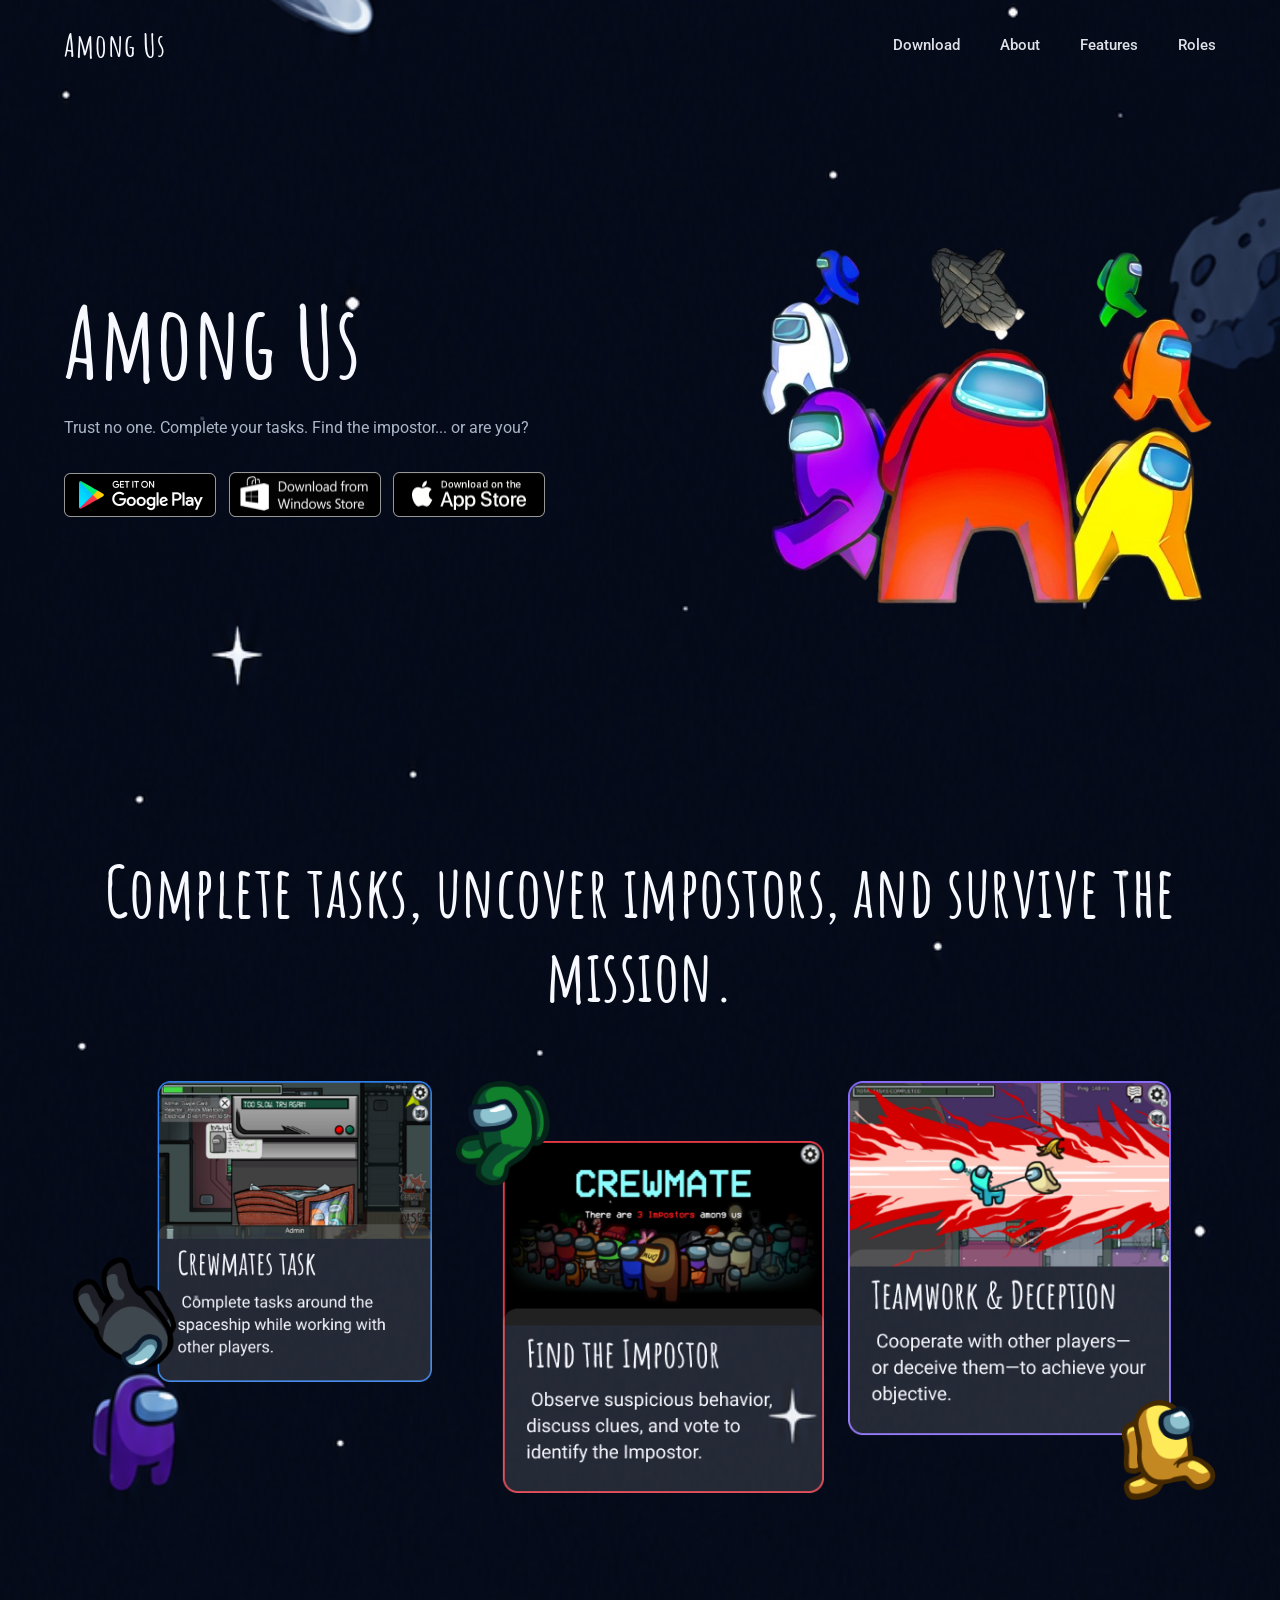
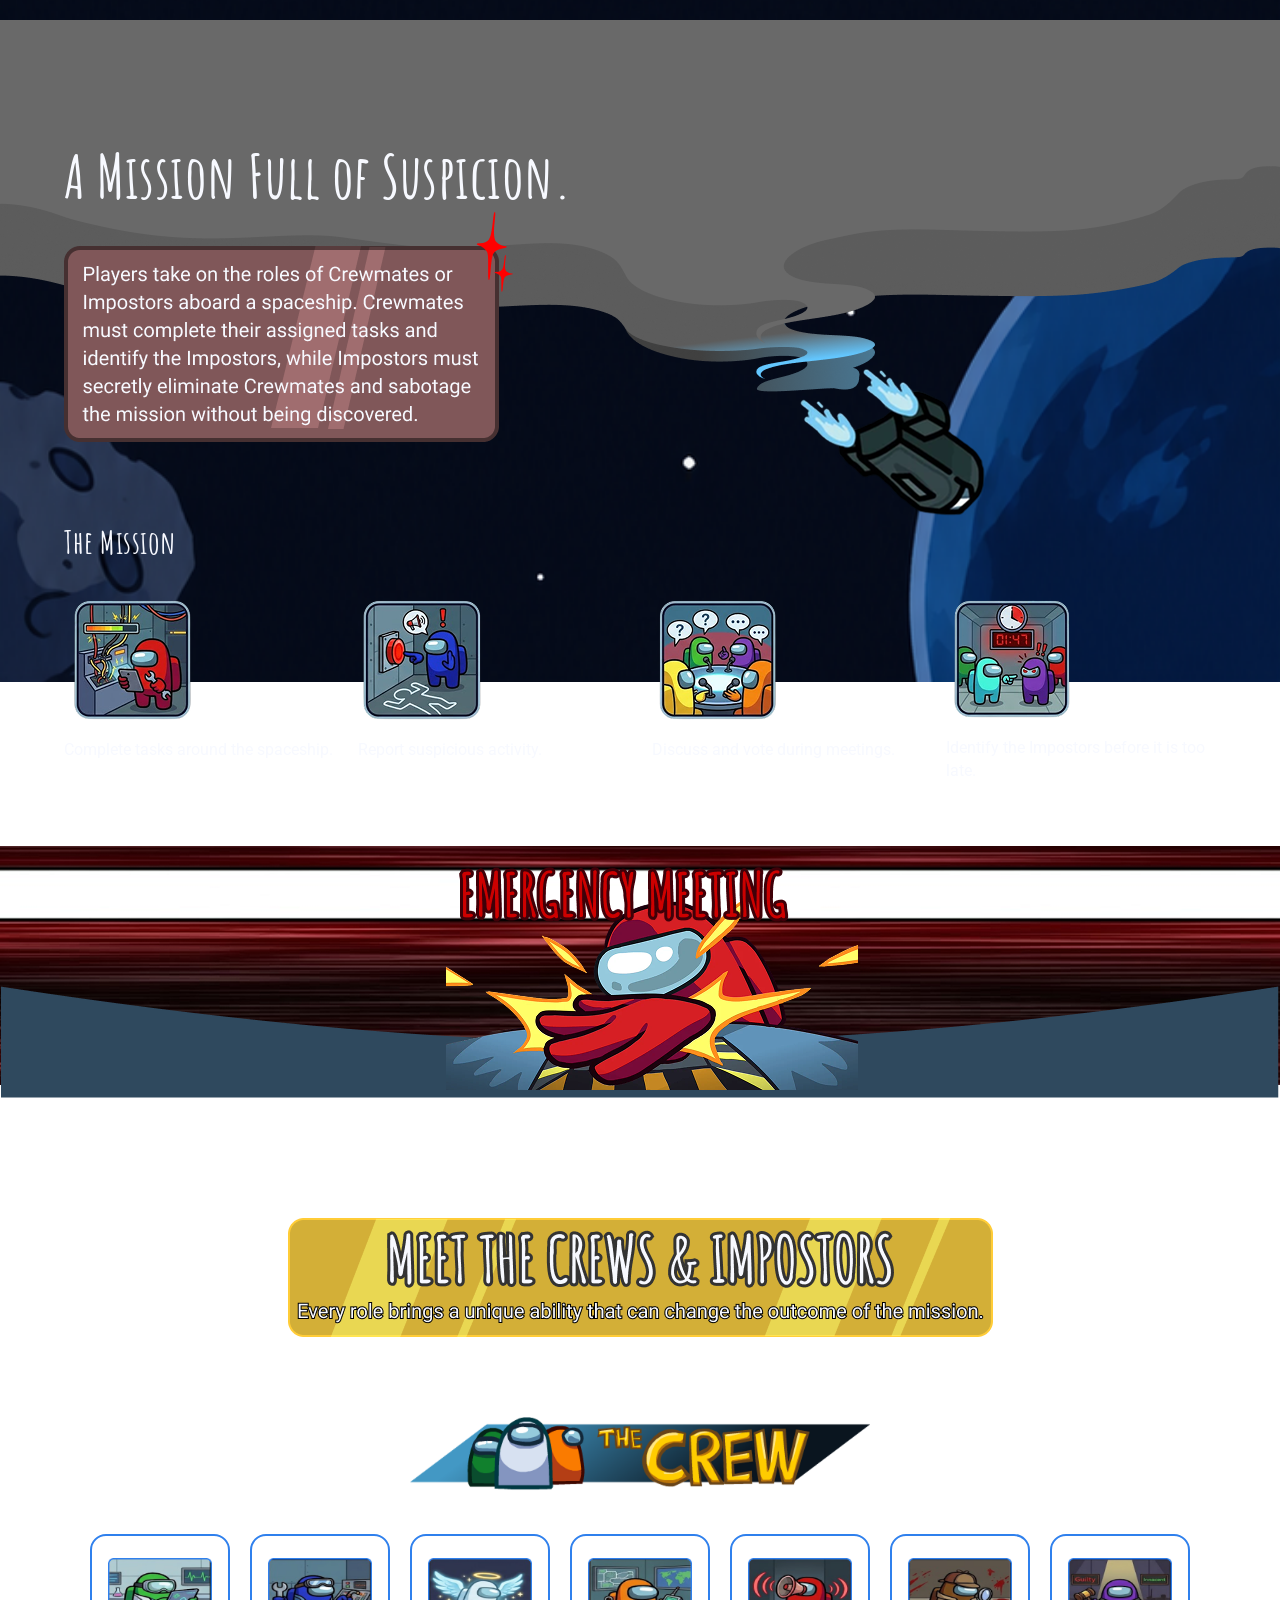
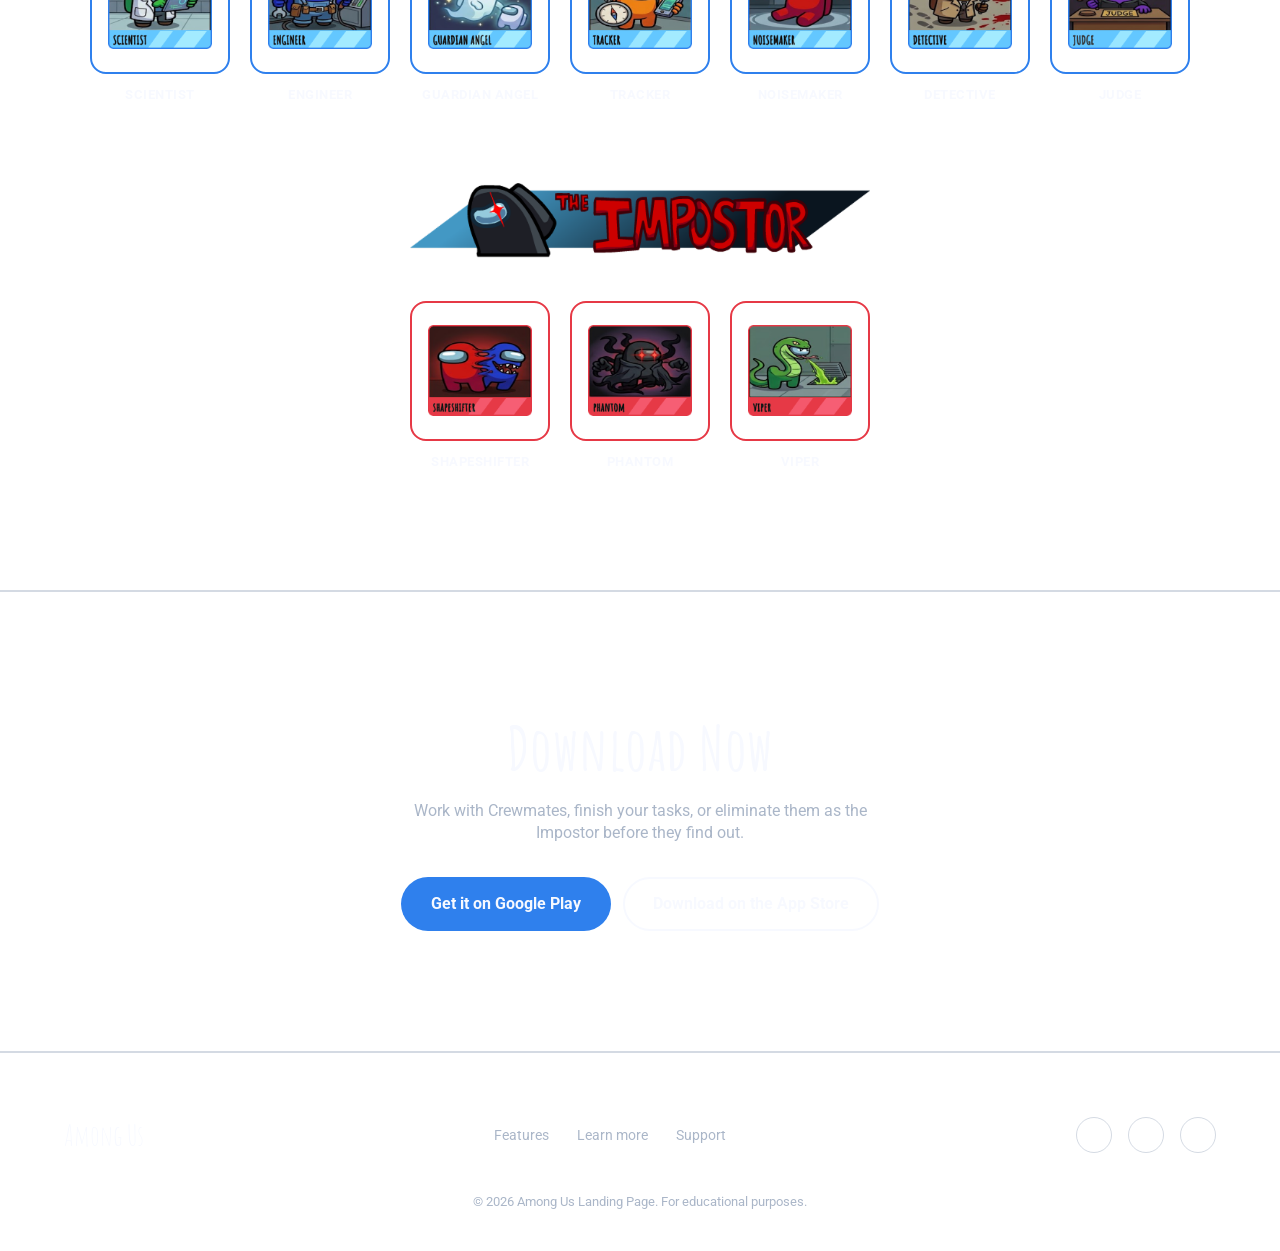
<file: index.html>
<!DOCTYPE html>
<html lang="en">
<head>
  <meta charset="UTF-8">
  <meta name="viewport" content="width=device-width, initial-scale=1.0">
  <title>Among Us</title>
  <link rel="stylesheet" href="css/style.css">
</head>
<body>

  <!-- HEADER / NAV -->
  <header>
    <div class="logo">
      <a href="/">Among Us</a>
    </div>
    <nav>
      <ul class="nav-links">
        <li><a href="#download">Download</a></li>
        <li><a href="#about">About</a></li>
        <li><a href="#features">Features</a></li>
        <li><a href="#roles">Roles</a></li>
      </ul>
    </nav>
  </header>

  <main>

    <!-- HERO SECTION -->
    <section id="hero" class="section">
      <div class="hero-text">
        <h1>Among Us</h1>
        <p class="tagline">Trust no one. Complete your tasks. Find the impostor... or are you?</p>
        <div class="download-buttons">
          <img src="assets/Google Play.png" alt="Google Play">
          <img src="assets/Window Store.png" alt="Window Store">
          <img src="assets/App Store.png" alt="App Store">
        </div>
      </div>
      <div class="hero-image">
        <img src="assets/hero-amogus-photo.png" alt="Among Us crewmates illustration">
      </div>
    </section>

    <!-- FEATURES SECTION -->
    <section id="features" class="section">
      <div class="section-inner">
        <h2>Complete tasks, uncover impostors, and survive the mission.</h2>
        <div class="feature-cards">
          <article class="feature-card card">
                <img src="assets/CREWMATES TASK.png" alt="Crewmates Task">
          </article>

          <article class="feature-card card">
                <img src="assets/FIND THE IMPOSTOR.png" alt="Find the Impostor">
          </article>

          <article class="feature-card card">
                <img src="assets/TEAMWORK & DECEPTION.png" alt="Teamwork and Deception">
          </article>
        </div>
      </div>
    </section>

    <!-- MISSION SECTION -->
    <section id="mission" class="section">
            <img class="mission-rocket" src="assets/Rocket.png" alt="Rocket flying through space">
      <div class="section-inner">
        <h2>A Mission Full of Suspicion.</h2>
        <img src="assets/lore card.png" alt="lore card">

        <h3>The Mission</h3>
        <ul class="mission-steps">
          <li>
            <img src="assets/Complete Task.png" alt="Complete Task">
            <p>Complete tasks around the spaceship.</p>
          </li>
          <li>
            <img src="assets/Report Suspicious Activity.png" alt="Report Suspicious Activity">            <p>Report suspicious activity.</p>
          </li>
          <li>
            <img src="assets/Discuss and Vote.png" alt="Discuss and Vote">
            <p>Discuss and vote during meetings.</p>
          </li>
          <li>
            <img src="assets/Identify the Impostor.png" alt="Identify the Impostor">
            <p>Identify the Impostors before it is too late.</p>
          </li>
        </ul>
      </div>
    </section>

    <!-- EMERGENCY MEETING BANNER -->
    <section id="emergency-meeting">
    <img class="meeting-icon" src="assets/Emergency Meeting.png" alt="Emergency Meeting">
    </section>

    <!-- ROLES SECTION -->
    <section id="roles" class="section">
      <div class="roles-heading">
        <img src="assets/media gallegy header.png" alt="Meet the Crews & Impostor">
      </div>

      <div class="crew-roles">
        <img src="assets/steam_AboutCrew-copy-e1629741065184.png.png" alt="The Crews" class="banner-img">
        <ul class="role-cards">
          <li class="role-card">
            <div class="role-photo">
              <img src="assets/Scientist.png" alt="Scientist">
            </div>
            <div class="role-label"><span>Scientist</span></div>
          </li>
          <li class="role-card">
            <div class="role-photo">
              <img src="assets/Engineer.png" alt="Engineer">
            </div>
            <div class="role-label"><span>Engineer</span></div>
          </li>
          <li class="role-card">
            <div class="role-photo">
              <img src="assets/Guardian angel.png" alt="Tracker">
            </div>
            <div class="role-label"><span>Guardian Angel</span></div>
          </li>
          <li class="role-card">
            <div class="role-photo">
              <img src="assets/tracker.png" alt="Tracker">
            </div>
            <div class="role-label"><span>Tracker</span></div>
          </li>
          <li class="role-card">
            <div class="role-photo">
              <img src="assets/noisemaker.png" alt="Noisemaker">
            </div>
            <div class="role-label"><span>Noisemaker</span></div>
          </li>
          <li class="role-card">
            <div class="role-photo">
              <img src="assets/detective.png" alt="Detective">
            </div>
            <div class="role-label"><span>Detective</span></div>
          </li>
          <li class="role-card">
            <div class="role-photo">
              <img src="assets/judg.png" alt="Judge">
            </div>
            <div class="role-label"><span>Judge</span></div>
          </li>
        </ul>
      </div>

      <div class="impostor-roles">
        <img src="assets/steam_AboutImpostor-copy-e1629741082923.png.png" alt="The Impostor" class="banner-img">
        <ul class="role-cards">
          <li class="role-card impostor">
            <div class="role-photo">
              <img src="assets/shapeshifter.png" alt="Shapeshifter">
            </div>
            <div class="role-label"><span>Shapeshifter</span></div>
          </li>
          <li class="role-card impostor">
            <div class="role-photo">
              <img src="assets/phantom.png" alt="Phantom">
            </div>
            <div class="role-label"><span>Phantom</span></div>
          </li>
          <li class="role-card impostor">
            <div class="role-photo">
              <img src="assets/viper.png" alt="Viper">
            </div>
            <div class="role-label"><span>Viper</span></div>
          </li>
        </ul>
      </div>
    </section>

    <!-- DOWNLOAD CTA SECTION -->
    <section id="download" class="section">
      <h2>Download Now</h2>
      <p>Work with Crewmates, finish your tasks, or eliminate them as the Impostor before they find out.</p>
      <div class="download-buttons">
        <a href="#" class="btn btn-cta">Get it on Google Play</a>
        <a href="#" class="btn btn-secondary">Download on the App Store</a>
      </div>
    </section>

  </main>

  <!-- FOOTER -->
  <footer id="support">
    <div class="footer-logo">Among Us</div>
    <ul class="footer-links">
      <li><a href="#features">Features</a></li>
      <li><a href="#mission">Learn more</a></li>
      <li><a href="#support">Support</a></li>
    </ul>
    <ul class="social-links">
      <li><a href="#"><img src="assets/Instagram.png" alt="Instagram"></a></li>
      <li><a href="#"><img src="assets/FB.png" alt="FB"></a></li>
      <li><a href="#"><img src="assets/X.png" alt="X"></a></li>
    </ul>
    <p class="footer-copy">&copy; 2026 Among Us Landing Page. For educational purposes.</p>
  </footer>

</body>
</html>
</file>
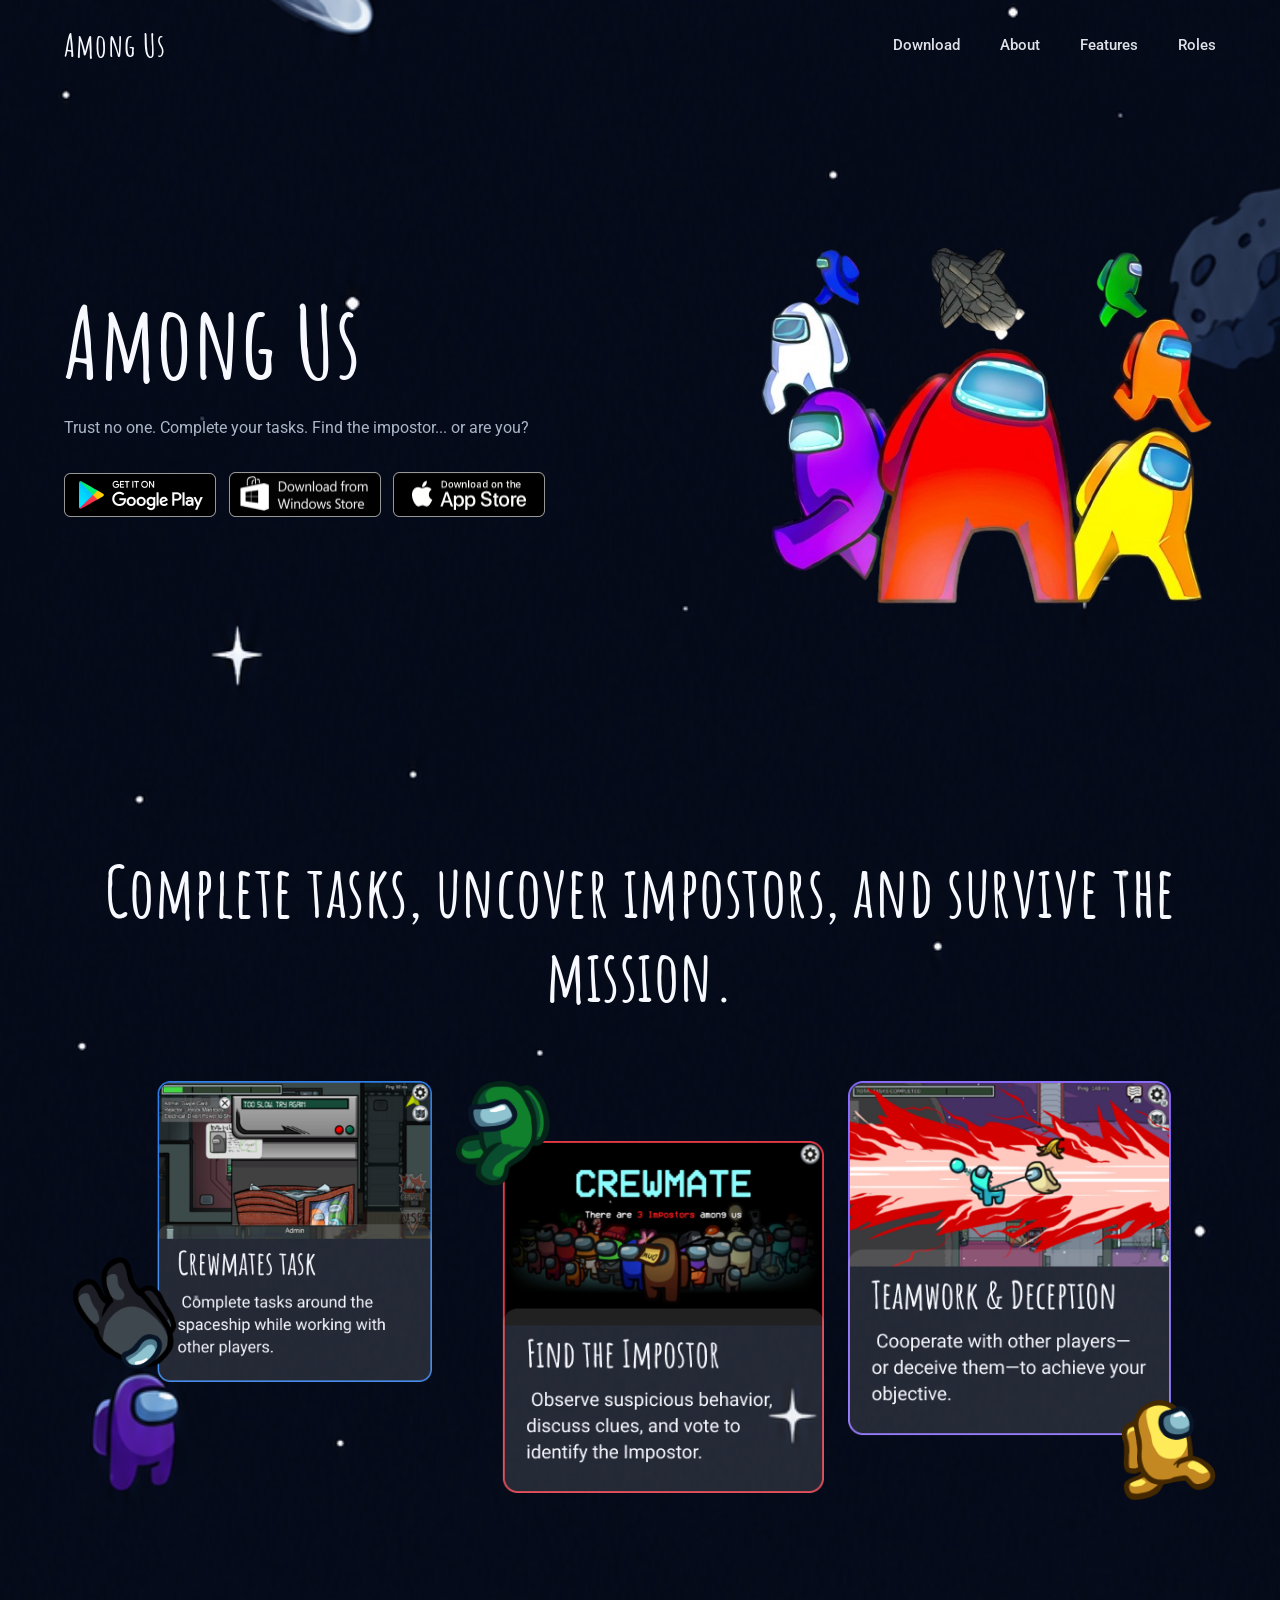
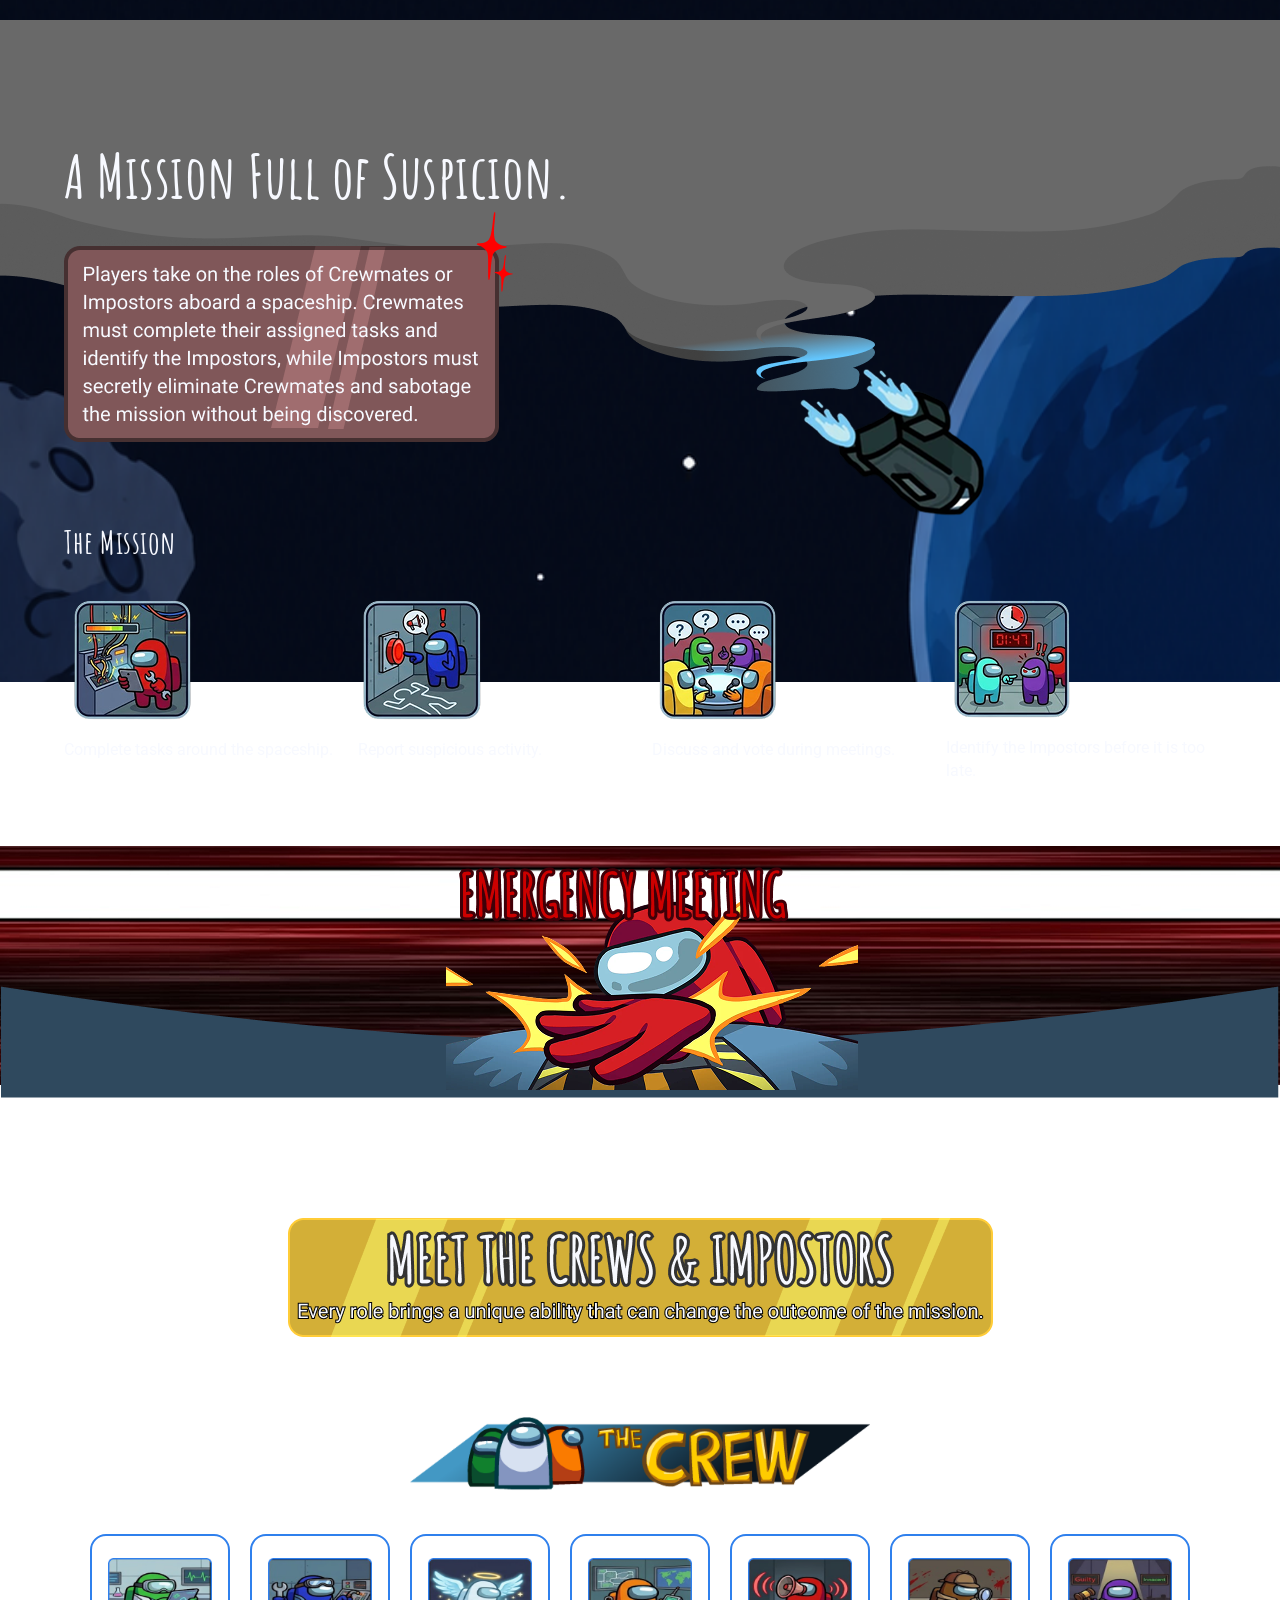
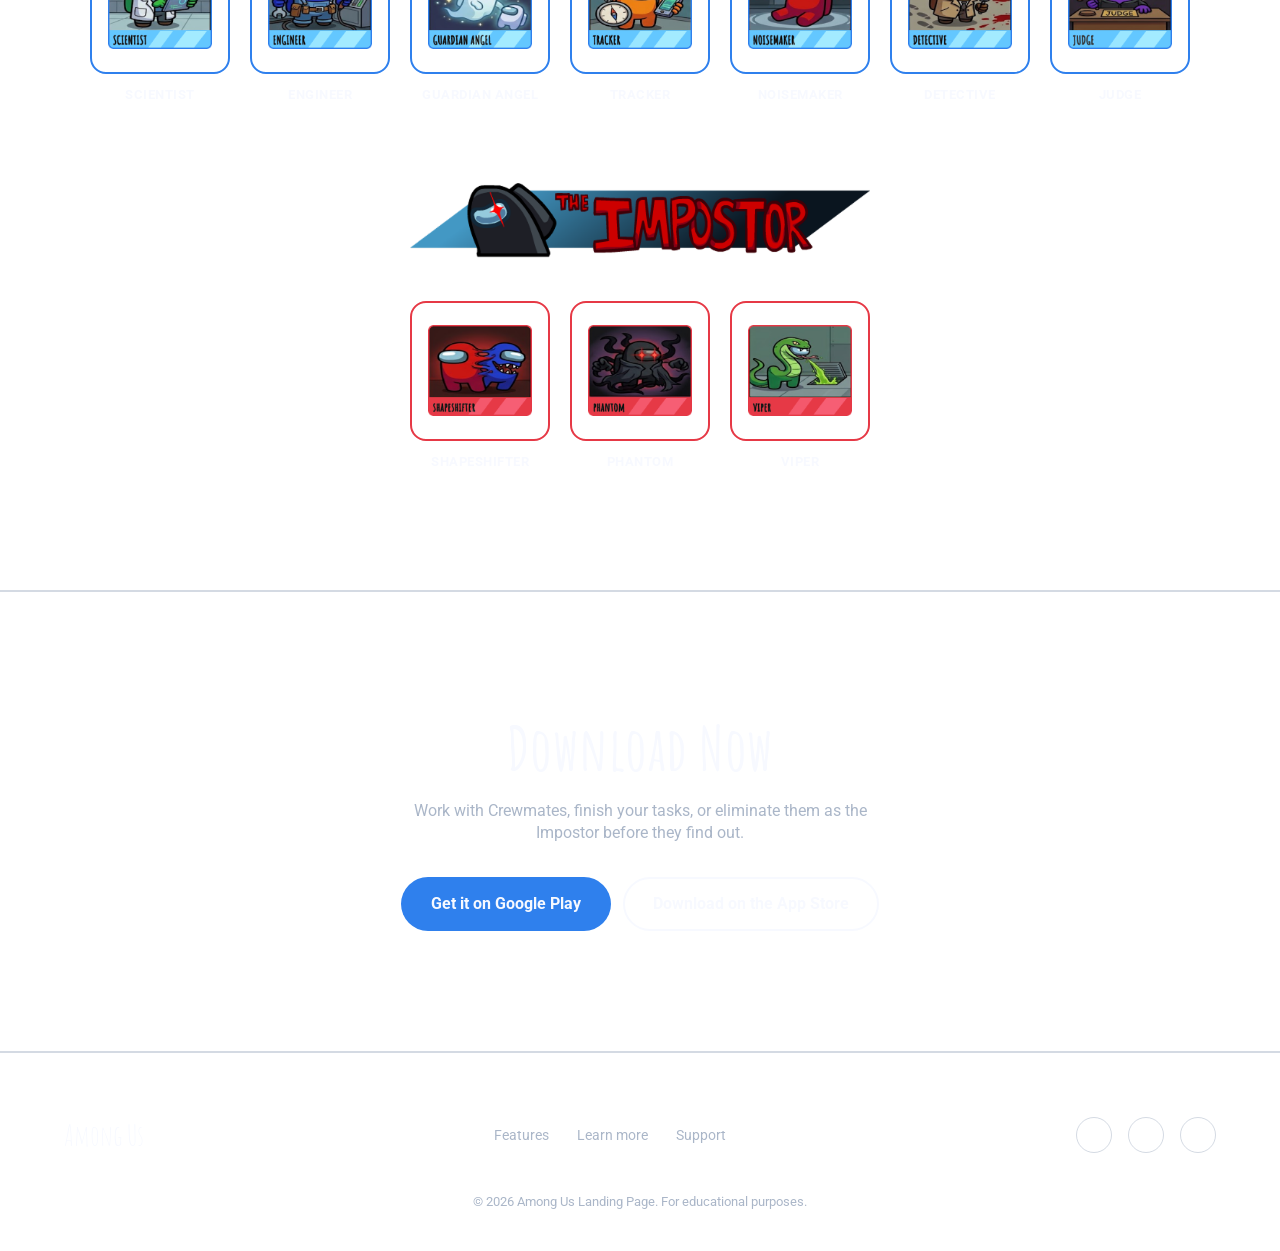
<file: gamepage.html>
<!DOCTYPE html>
<html lang="en">
<head>
  <meta charset="UTF-8">
  <meta name="viewport" content="width=device-width, initial-scale=1.0">
  <title>Among Us</title>
  <link rel="stylesheet" href="style.css">
</head>
<body>

  <!-- HEADER / NAV -->
  <header>
    <div class="logo">
      <a href="/">Among Us</a>
    </div>
    <nav>
      <ul class="nav-links">
        <li><a href="#download">Download</a></li>
        <li><a href="#about">About</a></li>
        <li><a href="#features">Features</a></li>
        <li><a href="#roles">Roles</a></li>
      </ul>
    </nav>
  </header>

  <main>

    <!-- HERO SECTION -->
    <section id="hero" class="section">
      <div class="hero-text">
        <h1>Among Us</h1>
        <p class="tagline">Trust no one. Complete your tasks. Find the impostor... or are you?</p>
        <div class="download-buttons">
          <img src="assets/Google Play.png" alt="Google Play">
          <img src="assets/Window Store.png" alt="Window Store">
          <img src="assets/App Store.png" alt="App Store">
        </div>
      </div>
      <div class="hero-image">
        <img src="assets/hero-amogus-photo.png" alt="Among Us crewmates illustration">
      </div>
    </section>

    <!-- FEATURES SECTION -->
    <section id="features" class="section">
      <div class="section-inner">
        <h2>Complete tasks, uncover impostors, and survive the mission.</h2>
        <div class="feature-cards">
          <article class="feature-card card">
                <img src="assets/CREWMATES TASK.png" alt="Crewmates Task">
          </article>

          <article class="feature-card card">
                <img src="assets/FIND THE IMPOSTOR.png" alt="Find the Impostor">
          </article>

          <article class="feature-card card">
                <img src="assets/TEAMWORK & DECEPTION.png" alt="Teamwork and Deception">
          </article>
        </div>
      </div>
    </section>

    <!-- MISSION SECTION -->
    <section id="mission" class="section">
            <img class="mission-rocket" src="assets/Rocket.png" alt="Rocket flying through space">
      <div class="section-inner">
        <h2>A Mission Full of Suspicion.</h2>
        <img src="assets/lore card.png" alt="lore card">

        <h3>The Mission</h3>
        <ul class="mission-steps">
          <li>
            <img src="assets/Complete Task.png" alt="Complete Task">
            <p>Complete tasks around the spaceship.</p>
          </li>
          <li>
            <img src="assets/Report Suspicious Activity.png" alt="Report Suspicious Activity">            <p>Report suspicious activity.</p>
          </li>
          <li>
            <img src="assets/Discuss and Vote.png" alt="Discuss and Vote">
            <p>Discuss and vote during meetings.</p>
          </li>
          <li>
            <img src="assets/Identify the Impostor.png" alt="Identify the Impostor">
            <p>Identify the Impostors before it is too late.</p>
          </li>
        </ul>
      </div>
    </section>

    <!-- EMERGENCY MEETING BANNER -->
    <section id="emergency-meeting">
    <img class="meeting-icon" src="assets/Emergency Meeting.png" alt="Emergency Meeting">
    </section>

    <!-- ROLES SECTION -->
    <section id="roles" class="section">
      <div class="roles-heading">
        <img src="assets/media gallegy header.png" alt="Meet the Crews & Impostor">
      </div>

      <div class="crew-roles">
        <img src="assets/steam_AboutCrew-copy-e1629741065184.png.png" alt="The Crews" class="banner-img">
        <ul class="role-cards">
          <li class="role-card">
            <div class="role-photo">
              <img src="assets/Scientist.png" alt="Scientist">
            </div>
            <div class="role-label"><span>Scientist</span></div>
          </li>
          <li class="role-card">
            <div class="role-photo">
              <img src="assets/Engineer.png" alt="Engineer">
            </div>
            <div class="role-label"><span>Engineer</span></div>
          </li>
          <li class="role-card">
            <div class="role-photo">
              <img src="assets/Guardian angel.png" alt="Tracker">
            </div>
            <div class="role-label"><span>Guardian Angel</span></div>
          </li>
          <li class="role-card">
            <div class="role-photo">
              <img src="assets/tracker.png" alt="Tracker">
            </div>
            <div class="role-label"><span>Tracker</span></div>
          </li>
          <li class="role-card">
            <div class="role-photo">
              <img src="assets/noisemaker.png" alt="Noisemaker">
            </div>
            <div class="role-label"><span>Noisemaker</span></div>
          </li>
          <li class="role-card">
            <div class="role-photo">
              <img src="assets/detective.png" alt="Detective">
            </div>
            <div class="role-label"><span>Detective</span></div>
          </li>
          <li class="role-card">
            <div class="role-photo">
              <img src="assets/judg.png" alt="Judge">
            </div>
            <div class="role-label"><span>Judge</span></div>
          </li>
        </ul>
      </div>

      <div class="impostor-roles">
        <img src="assets/steam_AboutImpostor-copy-e1629741082923.png.png" alt="The Impostor" class="banner-img">
        <ul class="role-cards">
          <li class="role-card impostor">
            <div class="role-photo">
              <img src="assets/shapeshifter.png" alt="Shapeshifter">
            </div>
            <div class="role-label"><span>Shapeshifter</span></div>
          </li>
          <li class="role-card impostor">
            <div class="role-photo">
              <img src="assets/phantom.png" alt="Phantom">
            </div>
            <div class="role-label"><span>Phantom</span></div>
          </li>
          <li class="role-card impostor">
            <div class="role-photo">
              <img src="assets/viper.png" alt="Viper">
            </div>
            <div class="role-label"><span>Viper</span></div>
          </li>
        </ul>
      </div>
    </section>

    <!-- DOWNLOAD CTA SECTION -->
    <section id="download" class="section">
      <h2>Download Now</h2>
      <p>Work with Crewmates, finish your tasks, or eliminate them as the Impostor before they find out.</p>
      <div class="download-buttons">
        <a href="#" class="btn btn-cta">Get it on Google Play</a>
        <a href="#" class="btn btn-secondary">Download on the App Store</a>
      </div>
    </section>

  </main>

  <!-- FOOTER -->
  <footer id="support">
    <div class="footer-logo">Among Us</div>
    <ul class="footer-links">
      <li><a href="#features">Features</a></li>
      <li><a href="#mission">Learn more</a></li>
      <li><a href="#support">Support</a></li>
    </ul>
    <ul class="social-links">
      <li><a href="#"><img src="assets/Instagram.png" alt="Instagram"></a></li>
      <li><a href="#"><img src="assets/FB.png" alt="FB"></a></li>
      <li><a href="#"><img src="assets/X.png" alt="X"></a></li>
    </ul>
    <p class="footer-copy">&copy; 2026 Among Us Landing Page. For educational purposes.</p>
  </footer>

</body>
</html>
</file>
<file: css/style.css>
/* AMONG US — LANDING PAGE TEMPLATE */

@import url('https://fonts.googleapis.com/css2?family=Amatic+SC:wght@400;700&family=Roboto:wght@400;500;700&display=swap');

/* Design tokens */
:root{
  --surface:        #0B1428;
  --card-bg:        rgba(255,255,255,0.15);
  --text-primary:   #F7F9FF;
  --text-secondary: #AAB6C8;
  --impostor:       #E63946;
  --cosmic:         #8B6CFF;
  --highlight:      #63C7FF;

  --border-blue:    #2F80ED;
  --border-white:   rgba(170,182,200,0.5);
  --border-w:       2px;

  --radius-card:    16px;
  --radius-pill:    999px;

  --pad-y: 120px;
  --pad-x: 64px;

  --font-display: 'Amatic SC', cursive;
  --font-body:    'Roboto', sans-serif;
}

@media (max-width: 768px){
  :root{
    --pad-y: 72px;
    --pad-x: 24px;
  }
}

/* Reset */
*, *::before, *::after{ box-sizing: border-box; }
html{ scroll-behavior: smooth; }
body{
  margin: 0;
  background-image: url('../assets/whole-background.png');
  background-size: cover;
  background-position: center;
  background-repeat: no-repeat;
  background-attachment: fixed;
  color: var(--text-primary);
  font-family: var(--font-body);
  overflow-x: hidden;
}
img{ max-width: 100%; display: block; }
ul{ list-style: none; margin: 0; padding: 0; }
a{ color: inherit; text-decoration: none; }

/* Type scale */
h1, h2, h3{
  font-family: var(--font-display);
  font-weight: 700;
  line-height: 1.2;
  margin: 0;
  letter-spacing: .5px;
}
h1{ font-size: 100px; }
h2{ font-size: 60px; }
h3{ font-size: 32px; }

p{
  font-family: var(--font-body);
  font-weight: 400;
  font-size: 16px;
  line-height: 1.4;
  color: var(--text-secondary);
  margin: 0;
}
@media (max-width: 768px){
  h1{ font-size: 48px; }
  h2{ font-size: 30px; }
  h3{ font-size: 24px; }
}

/* Buttons */
.btn{
  font-family: var(--font-body);
  font-weight: 700;
  font-size: 16px;
  line-height: 1.4;
  padding: 14px 28px;
  border-radius: var(--radius-pill);
  display: inline-flex;
  align-items: center;
  gap: 8px;
  cursor: pointer;
  border: var(--border-w) solid transparent;
  transition: transform .15s ease, background .15s ease;
  white-space: nowrap;
}
.btn:hover{ transform: translateY(-2px); }

.btn-cta{
  background: var(--border-blue);
  color: var(--text-primary);
}
.btn-cta:hover{ background: #4a94f5; }

.btn-secondary{
  background: transparent;
  color: var(--text-primary);
  border-color: var(--text-primary);
}
.btn-secondary:hover{ background: rgba(255,255,255,.08); }

/* Layout / section shell */
.section{
  padding: var(--pad-y) var(--pad-x);
  position: relative;
}
.section-inner{
  max-width: 1280px;
  margin: 0 auto;
}

/* Cards */
.card{
  background: var(--card-bg);
  border: var(--border-w) solid var(--border-white);
  border-radius: var(--radius-card);
  padding: 32px;
}

/* Header / nav */
header{
  position: sticky;
  top: 0;
  z-index: 50;
  display: flex;
  align-items: center;
  justify-content: space-between;
  padding: 24px var(--pad-x);
  background: transparent;
}
.logo a{
  font-family: var(--font-display);
  font-size: 32px;
  font-weight: 700;
  letter-spacing: 1px;
}
.nav-links{
  display: flex;
  gap: 40px;
}
.nav-links a{
  font-family: var(--font-body);
  font-size: 15px;
  font-weight: 500;
  color: var(--text-primary);
  opacity: .9;
}
.nav-links a:hover{ color: var(--highlight); opacity: 1; }

@media (max-width: 768px){
  header{ flex-wrap: wrap; justify-content: center; gap: 12px; row-gap: 8px; }
  .nav-links{ flex-wrap: wrap; justify-content: center; gap: 16px 24px; width: 100%; }
  .nav-links a{ font-size: 14px; }
}

/* Hero */
#hero{
  display: flex;
  align-items: center;
  justify-content: space-between;
  gap: 40px;
  padding-top: 80px;
  padding-bottom: 100px;
  background: transparent;
}
.hero-text{ max-width: 900px; }
.hero-text .tagline{
  margin-top: 16px;
  max-width: 560px;
}
.download-buttons{
  display: flex;
  flex-wrap: wrap;
  gap: 12px;
  margin-top: 32px;
}
.hero-image{
  flex-shrink: 0;
  width: 460px;
}
.hero-image img{ width: 100%; height: auto; }

@media (max-width: 900px){
  #hero{ flex-direction: column; text-align: center; }
  .hero-text{ max-width: 100%; }
  .hero-text .tagline{ margin-left: auto; margin-right: auto; }
  .download-buttons{ justify-content: center; }
  .hero-image{ width: 320px; }
}

/* Features */
#features{ text-align: center; }
#features h2{
  max-width: 1300px;
  margin: 0 auto 64px;
  font-size: 70px;
}
.feature-cards{
  display: grid;
  grid-template-columns: repeat(3, 1fr);
  gap: 24px;
  text-align: left;
}
.feature-card{
  border: none;
  padding: 0;
  background: transparent;
  border-radius: 0;
}
.feature-card img{
  width: 100%;
  height: auto;
}
@media (max-width: 900px){
  .feature-cards{ grid-template-columns: 1fr; }
}

/* Mission */
#mission{
  background: transparent;
}
#mission h3{ margin-top: 80px; margin-bottom: 32px; }
.mission-steps{
  display: grid;
  grid-template-columns: repeat(4, 1fr);
  gap: 24px;
}
.mission-steps li{
  display: flex;
  flex-direction: column;
  align-items: flex-start;
  gap: 16px;
}
.mission-steps .icon-box{
  width: 64px;
  height: 64px;
  border: var(--border-w) solid var(--border-blue);
  border-radius: var(--radius-card);
  display: flex;
  align-items: center;
  justify-content: center;
  background: var(--card-bg);
}
.mission-steps p{ color: var(--text-primary); }

@media (max-width: 900px){
  .mission-steps{ grid-template-columns: repeat(2, 1fr); }
}

/* Emergency meeting banner */
#emergency-meeting .meeting-icon {
    width: 1800px;
    margin: -56px auto 0;
    position: relative;
}

/* Roles */
#roles{ text-align: center; }
.roles-heading{
  display: flex;
  flex-direction: column;
  align-items: center;
}
.roles-heading h2{
  display: inline-block;
  background: linear-gradient(180deg, #FFD24C, #E6A817);
  color: #1a1200;
  padding: 10px 32px;
  border-radius: var(--radius-pill);
}
.roles-heading p{ margin-top: 20px; }

.crew-roles h3{
  color: var(--highlight);
  margin: 80px 0 40px;
  text-align: center;
}
.impostor-roles h3{
  color: var(--impostor);
  margin: 80px 0 40px;
  text-align: center;
}
.crew-roles h3 img,
.impostor-roles h3 img{
  display: block;
  margin: 0 auto;
}

.banner-img{
  display: block;
  margin: 80px auto 40px;
  max-width: 460px;
}

.role-cards{
  display: flex;
  flex-wrap: wrap;
  justify-content: center;
  gap: 20px;
}
.role-cards li{
  width: 140px;
  display: flex;
  flex-direction: column;
  align-items: center;
  gap: 10px;
}
.role-cards .role-photo{
  width: 100%;
  aspect-ratio: 1;
  border-radius: var(--radius-card);
  background: var(--card-bg);
  display: flex;
  align-items: center;
  justify-content: center;
  padding: 16px;
}
.crew-roles .role-photo{ border: var(--border-w) solid var(--border-blue); }
.impostor-roles .role-photo{ border: var(--border-w) solid var(--impostor); }
.role-cards span{
  font-family: var(--font-body);
  font-weight: 700;
  font-size: 13px;
  letter-spacing: .5px;
  text-transform: uppercase;
  color: var(--text-primary);
}

/* Download CTA */
#download{
  text-align: center;
  background: transparent;
  border-top: 2px solid var(--border-white);
}
#download p{
  max-width: 480px;
  margin: 16px auto 0;
}
#download .download-buttons{ justify-content: center; }

/* Footer */
footer{
  padding: 64px var(--pad-x) 40px;
  border-top: var(--border-w) solid var(--border-white);
  display: flex;
  flex-wrap: wrap;
  align-items: center;
  justify-content: space-between;
  gap: 24px;
}
.footer-logo{
  font-family: var(--font-display);
  font-size: 28px;
}
.footer-links{
  display: flex;
  gap: 28px;
  font-size: 14px;
  color: var(--text-secondary);
}
.footer-copy{
  width: 100%;
  text-align: center;
  order: 3;
  font-size: 13px;
  color: var(--text-secondary);
  margin-top: 16px;
}
.social-links{
  display: flex;
  gap: 16px;
}
.social-links a{
  width: 36px;
  height: 36px;
  border-radius: 50%;
  border: 1px solid var(--border-white);
  display: flex;
  align-items: center;
  justify-content: center;
  font-size: 13px;
}
.social-links a:hover{ background: var(--card-bg); }
.social-links a img{ width: 16px; height: 16px; }

@media (max-width: 768px){
  footer{ justify-content: center; text-align: center; }
}

/* Mission rocket (background layer) */
#mission{ position: relative; overflow: hidden; }

.mission-rocket{
  position: absolute;
  top: 0;
  left: 0;
  width: 100%;
  height: auto;
  z-index: 0;
  pointer-events: none;
}

#mission .section-inner{
  position: relative;
  z-index: 1;
}

@media (max-width: 900px){
  .mission-rocket{ opacity: .5; }
}

/* Mobile responsive enhancements */
@media (max-width: 768px){
  #features h2{ font-size: 34px; }
  .banner-img{ max-width: 100%; }
  .hero-text .download-buttons img{ max-width: 140px; }
  .logo a{ font-size: 26px; }
  .roles-heading h2{ padding: 8px 20px; }
  #emergency-meeting .meeting-icon{ margin-top: -30px; }
  #mission img[alt="lore card"]{ margin-top: 35px; }
}

/* Small phones (~480px and below) */
@media (max-width: 480px){
  :root{
    --pad-y: 48px;
    --pad-x: 16px;
  }

  h1{ font-size: 36px; }
  h2{ font-size: 26px; }
  h3{ font-size: 20px; }

  #features h2{ font-size: 26px; }

  .hero-image{ width: 220px; }

  .hero-text .download-buttons img{ max-width: 110px; }

  .mission-steps{ grid-template-columns: 1fr; }

  .roles-heading h2{ padding: 6px 16px; }

  .role-cards li{ width: 110px; }

  .logo a{ font-size: 22px; }

  #emergency-meeting .meeting-icon{ margin-top: -14px; }

  .nav-links{ gap: 10px 16px; }
  .nav-links a{ font-size: 13px; }

  #mission img[alt="lore card"]{ margin-top: 55px; }
}
</file>
<file: style.css>
/* AMONG US — LANDING PAGE TEMPLATE */

@import url('https://fonts.googleapis.com/css2?family=Amatic+SC:wght@400;700&family=Roboto:wght@400;500;700&display=swap');

/* Design tokens */
:root{
  --surface:        #0B1428;
  --card-bg:        rgba(255,255,255,0.15);
  --text-primary:   #F7F9FF;
  --text-secondary: #AAB6C8;
  --impostor:       #E63946;
  --cosmic:         #8B6CFF;
  --highlight:      #63C7FF;

  --border-blue:    #2F80ED;
  --border-white:   rgba(170,182,200,0.5);
  --border-w:       2px;

  --radius-card:    16px;
  --radius-pill:    999px;

  --pad-y: 120px;
  --pad-x: 64px;

  --font-display: 'Amatic SC', cursive;
  --font-body:    'Roboto', sans-serif;
}

@media (max-width: 768px){
  :root{
    --pad-y: 72px;
    --pad-x: 24px;
  }
}

/* Reset */
*, *::before, *::after{ box-sizing: border-box; }
html{ scroll-behavior: smooth; }
body{
  margin: 0;
  background-image: url('./assets/whole-background.png');
  background-size: cover;
  background-position: center;
  background-repeat: no-repeat;
  background-attachment: fixed;
  color: var(--text-primary);
  font-family: var(--font-body);
  overflow-x: hidden;
}
img{ max-width: 100%; display: block; }
ul{ list-style: none; margin: 0; padding: 0; }
a{ color: inherit; text-decoration: none; }

/* Type scale */
h1, h2, h3{
  font-family: var(--font-display);
  font-weight: 700;
  line-height: 1.2;
  margin: 0;
  letter-spacing: .5px;
}
h1{ font-size: 100px; }
h2{ font-size: 60px; }
h3{ font-size: 32px; }

p{
  font-family: var(--font-body);
  font-weight: 400;
  font-size: 16px;
  line-height: 1.4;
  color: var(--text-secondary);
  margin: 0;
}
@media (max-width: 768px){
  h1{ font-size: 48px; }
  h2{ font-size: 30px; }
  h3{ font-size: 24px; }
}

/* Buttons */
.btn{
  font-family: var(--font-body);
  font-weight: 700;
  font-size: 16px;
  line-height: 1.4;
  padding: 14px 28px;
  border-radius: var(--radius-pill);
  display: inline-flex;
  align-items: center;
  gap: 8px;
  cursor: pointer;
  border: var(--border-w) solid transparent;
  transition: transform .15s ease, background .15s ease;
  white-space: nowrap;
}
.btn:hover{ transform: translateY(-2px); }

.btn-cta{
  background: var(--border-blue);
  color: var(--text-primary);
}
.btn-cta:hover{ background: #4a94f5; }

.btn-secondary{
  background: transparent;
  color: var(--text-primary);
  border-color: var(--text-primary);
}
.btn-secondary:hover{ background: rgba(255,255,255,.08); }

/* Layout / section shell */
.section{
  padding: var(--pad-y) var(--pad-x);
  position: relative;
}
.section-inner{
  max-width: 1280px;
  margin: 0 auto;
}

/* Cards */
.card{
  background: var(--card-bg);
  border: var(--border-w) solid var(--border-white);
  border-radius: var(--radius-card);
  padding: 32px;
}

/* Header / nav */
header{
  position: sticky;
  top: 0;
  z-index: 50;
  display: flex;
  align-items: center;
  justify-content: space-between;
  padding: 24px var(--pad-x);
  background: transparent;
}
.logo a{
  font-family: var(--font-display);
  font-size: 32px;
  font-weight: 700;
  letter-spacing: 1px;
}
.nav-links{
  display: flex;
  gap: 40px;
}
.nav-links a{
  font-family: var(--font-body);
  font-size: 15px;
  font-weight: 500;
  color: var(--text-primary);
  opacity: .9;
}
.nav-links a:hover{ color: var(--highlight); opacity: 1; }

@media (max-width: 768px){
  header{ flex-wrap: wrap; justify-content: center; gap: 12px; row-gap: 8px; }
  .nav-links{ flex-wrap: wrap; justify-content: center; gap: 16px 24px; width: 100%; }
  .nav-links a{ font-size: 14px; }
}

/* Hero */
#hero{
  display: flex;
  align-items: center;
  justify-content: space-between;
  gap: 40px;
  padding-top: 80px;
  padding-bottom: 100px;
  background: transparent;
}
.hero-text{ max-width: 900px; }
.hero-text .tagline{
  margin-top: 16px;
  max-width: 560px;
}
.download-buttons{
  display: flex;
  flex-wrap: wrap;
  gap: 12px;
  margin-top: 32px;
}
.hero-image{
  flex-shrink: 0;
  width: 460px;
}
.hero-image img{ width: 100%; height: auto; }

@media (max-width: 900px){
  #hero{ flex-direction: column; text-align: center; }
  .hero-text{ max-width: 100%; }
  .hero-text .tagline{ margin-left: auto; margin-right: auto; }
  .download-buttons{ justify-content: center; }
  .hero-image{ width: 320px; }
}

/* Features */
#features{ text-align: center; }
#features h2{
  max-width: 1300px;
  margin: 0 auto 64px;
  font-size: 70px;
}
.feature-cards{
  display: grid;
  grid-template-columns: repeat(3, 1fr);
  gap: 24px;
  text-align: left;
}
.feature-card{
  border: none;
  padding: 0;
  background: transparent;
  border-radius: 0;
}
.feature-card img{
  width: 100%;
  height: auto;
}
@media (max-width: 900px){
  .feature-cards{ grid-template-columns: 1fr; }
}

/* Mission */
#mission{
  background: transparent;
}
#mission h3{ margin-top: 80px; margin-bottom: 32px; }
.mission-steps{
  display: grid;
  grid-template-columns: repeat(4, 1fr);
  gap: 24px;
}
.mission-steps li{
  display: flex;
  flex-direction: column;
  align-items: flex-start;
  gap: 16px;
}
.mission-steps .icon-box{
  width: 64px;
  height: 64px;
  border: var(--border-w) solid var(--border-blue);
  border-radius: var(--radius-card);
  display: flex;
  align-items: center;
  justify-content: center;
  background: var(--card-bg);
}
.mission-steps p{ color: var(--text-primary); }

@media (max-width: 900px){
  .mission-steps{ grid-template-columns: repeat(2, 1fr); }
}

/* Emergency meeting banner */
#emergency-meeting .meeting-icon {
    width: 1800px;
    margin: -56px auto 0;
    position: relative;
}

/* Roles */
#roles{ text-align: center; }
.roles-heading{
  display: flex;
  flex-direction: column;
  align-items: center;
}
.roles-heading h2{
  display: inline-block;
  background: linear-gradient(180deg, #FFD24C, #E6A817);
  color: #1a1200;
  padding: 10px 32px;
  border-radius: var(--radius-pill);
}
.roles-heading p{ margin-top: 20px; }

.crew-roles h3{
  color: var(--highlight);
  margin: 80px 0 40px;
  text-align: center;
}
.impostor-roles h3{
  color: var(--impostor);
  margin: 80px 0 40px;
  text-align: center;
}
.crew-roles h3 img,
.impostor-roles h3 img{
  display: block;
  margin: 0 auto;
}

.banner-img{
  display: block;
  margin: 80px auto 40px;
  max-width: 460px;
}

.role-cards{
  display: flex;
  flex-wrap: wrap;
  justify-content: center;
  gap: 20px;
}
.role-cards li{
  width: 140px;
  display: flex;
  flex-direction: column;
  align-items: center;
  gap: 10px;
}
.role-cards .role-photo{
  width: 100%;
  aspect-ratio: 1;
  border-radius: var(--radius-card);
  background: var(--card-bg);
  display: flex;
  align-items: center;
  justify-content: center;
  padding: 16px;
}
.crew-roles .role-photo{ border: var(--border-w) solid var(--border-blue); }
.impostor-roles .role-photo{ border: var(--border-w) solid var(--impostor); }
.role-cards span{
  font-family: var(--font-body);
  font-weight: 700;
  font-size: 13px;
  letter-spacing: .5px;
  text-transform: uppercase;
  color: var(--text-primary);
}

/* Download CTA */
#download{
  text-align: center;
  background: transparent;
  border-top: 2px solid var(--border-white);
}
#download p{
  max-width: 480px;
  margin: 16px auto 0;
}
#download .download-buttons{ justify-content: center; }

/* Footer */
footer{
  padding: 64px var(--pad-x) 40px;
  border-top: var(--border-w) solid var(--border-white);
  display: flex;
  flex-wrap: wrap;
  align-items: center;
  justify-content: space-between;
  gap: 24px;
}
.footer-logo{
  font-family: var(--font-display);
  font-size: 28px;
}
.footer-links{
  display: flex;
  gap: 28px;
  font-size: 14px;
  color: var(--text-secondary);
}
.footer-copy{
  width: 100%;
  text-align: center;
  order: 3;
  font-size: 13px;
  color: var(--text-secondary);
  margin-top: 16px;
}
.social-links{
  display: flex;
  gap: 16px;
}
.social-links a{
  width: 36px;
  height: 36px;
  border-radius: 50%;
  border: 1px solid var(--border-white);
  display: flex;
  align-items: center;
  justify-content: center;
  font-size: 13px;
}
.social-links a:hover{ background: var(--card-bg); }
.social-links a img{ width: 16px; height: 16px; }

@media (max-width: 768px){
  footer{ justify-content: center; text-align: center; }
}

/* Mission rocket (background layer) */
#mission{ position: relative; overflow: hidden; }

.mission-rocket{
  position: absolute;
  top: 0;
  left: 0;
  width: 100%;
  height: auto;
  z-index: 0;
  pointer-events: none;
}

#mission .section-inner{
  position: relative;
  z-index: 1;
}

@media (max-width: 900px){
  .mission-rocket{ opacity: .5; }
}

/* Mobile responsive enhancements */
@media (max-width: 768px){
  #features h2{ font-size: 34px; }
  .banner-img{ max-width: 100%; }
  .hero-text .download-buttons img{ max-width: 140px; }
  .logo a{ font-size: 26px; }
  .roles-heading h2{ padding: 8px 20px; }
  #emergency-meeting .meeting-icon{ margin-top: -30px; }
  #mission img[alt="lore card"]{ margin-top: 35px; }
}

/* Small phones (~480px and below) */
@media (max-width: 480px){
  :root{
    --pad-y: 48px;
    --pad-x: 16px;
  }

  h1{ font-size: 36px; }
  h2{ font-size: 26px; }
  h3{ font-size: 20px; }

  #features h2{ font-size: 26px; }

  .hero-image{ width: 220px; }

  .hero-text .download-buttons img{ max-width: 110px; }

  .mission-steps{ grid-template-columns: 1fr; }

  .roles-heading h2{ padding: 6px 16px; }

  .role-cards li{ width: 110px; }

  .logo a{ font-size: 22px; }

  #emergency-meeting .meeting-icon{ margin-top: -14px; }

  .nav-links{ gap: 10px 16px; }
  .nav-links a{ font-size: 13px; }

  #mission img[alt="lore card"]{ margin-top: 55px; }
}
</file>
